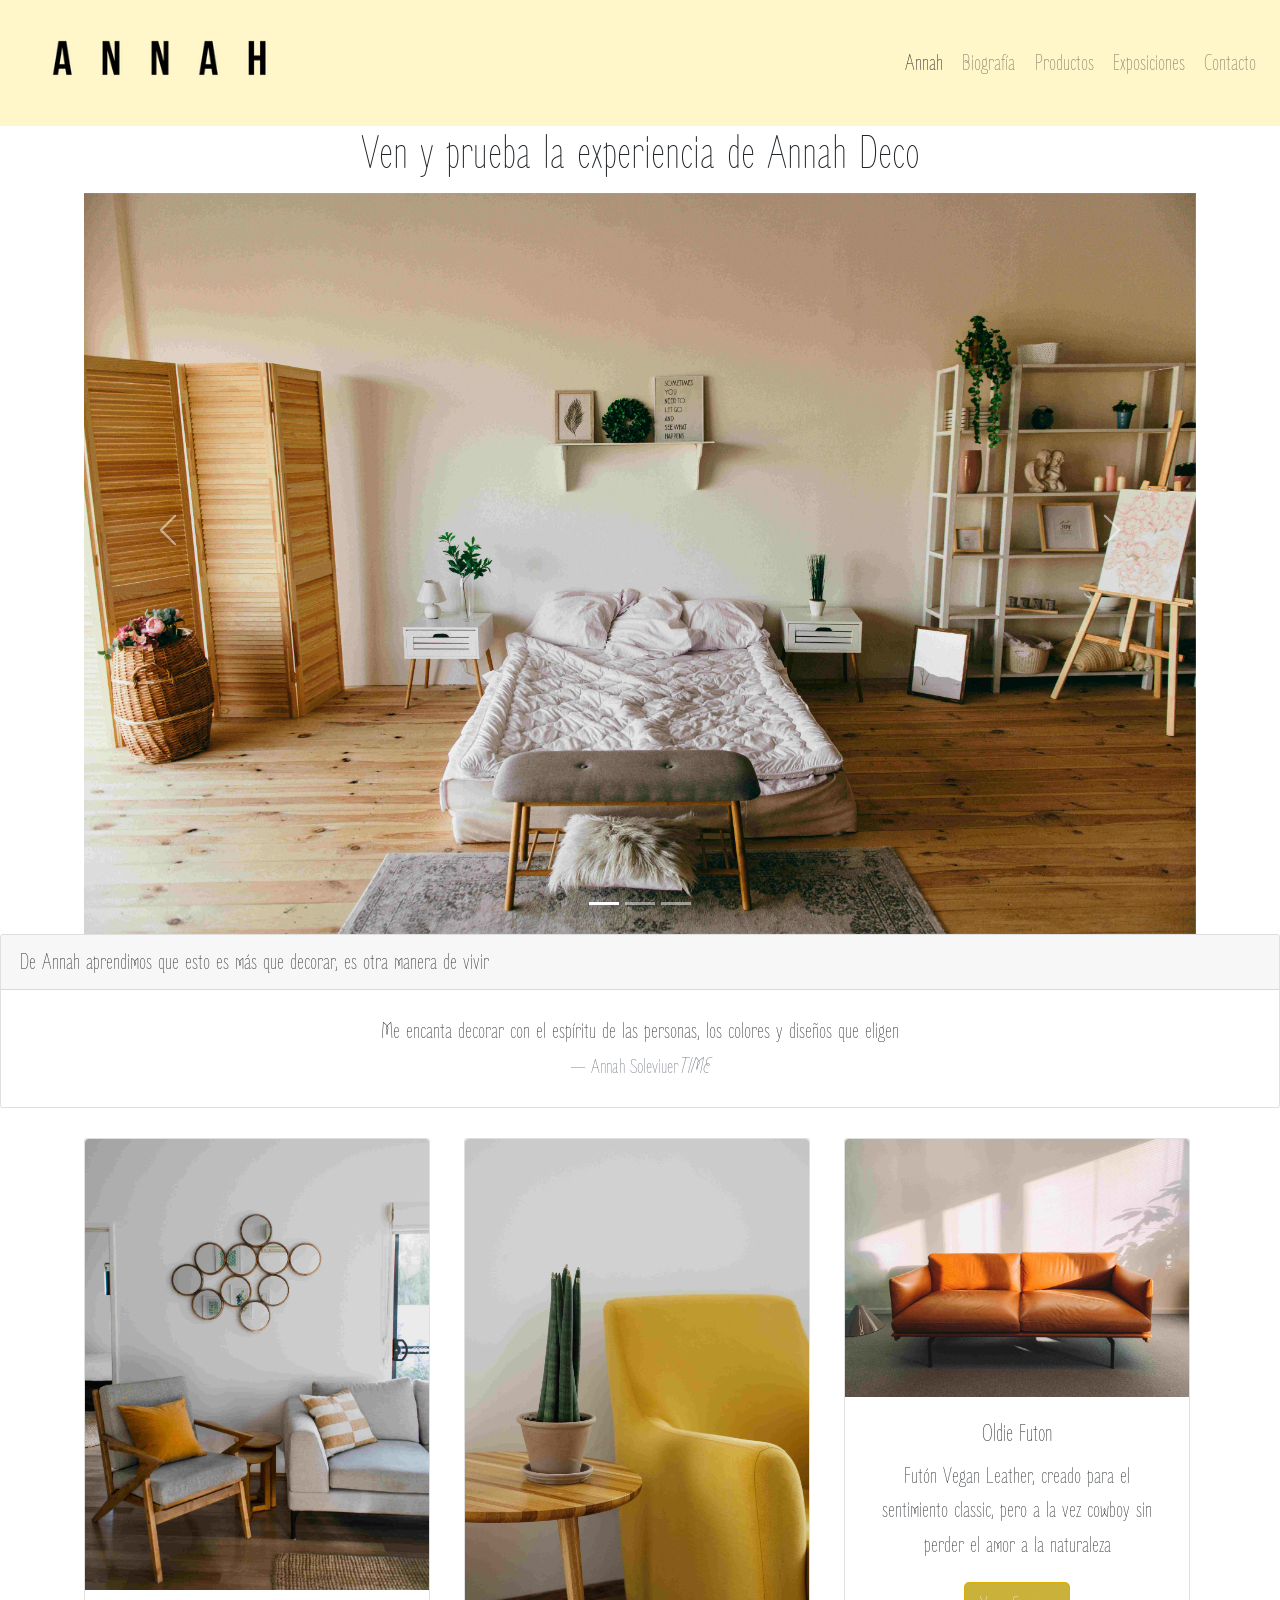
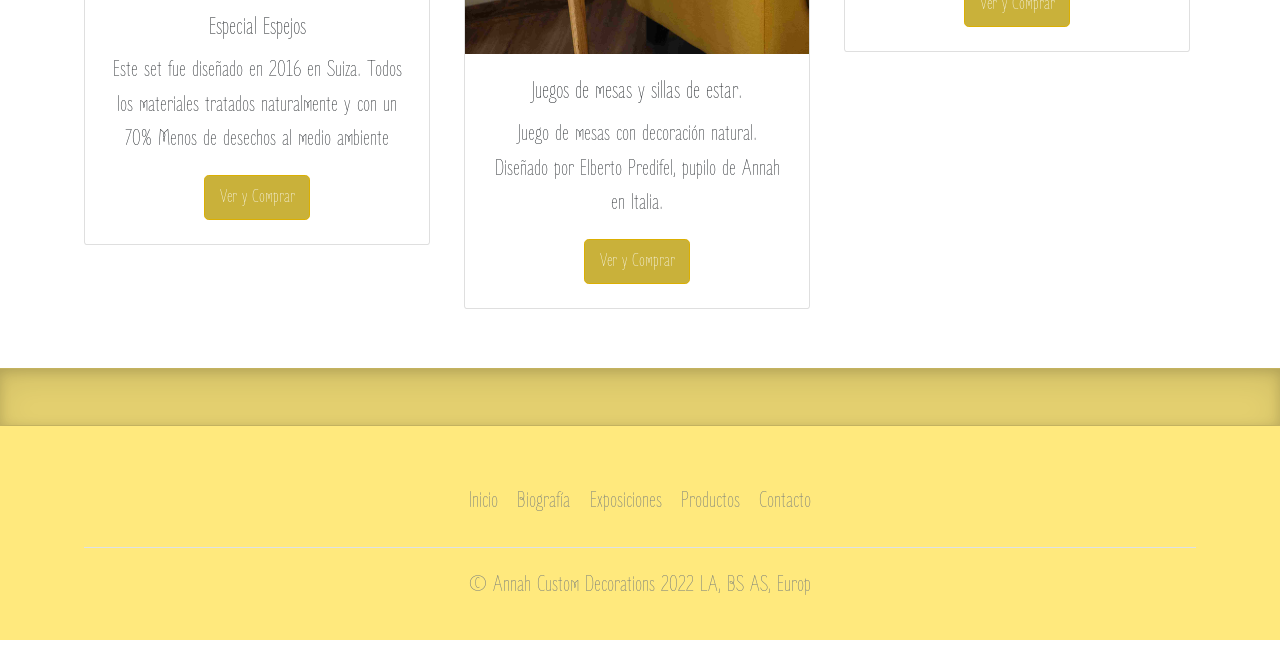
<file: index.html>
<html lang="en">
<head>
    <meta charset="UTF-8">
    <meta http-equiv="X-UA-Compatible" content="IE=edge">
    <meta name="keywords" content="Decoracion, Muebles, Hogar, Sillon, Annah Strodel">
    <link rel="shortcut icon" href="/assets/logos y favicon/favicon.png" type="image/x-icon">
    <meta name="viewport" content="width=device-width, initial-scale=1.0">
    <meta name="description" content=" Annah Decoraciones es la tienda oficial donde adquirir productos de diseño y ademas decoraciones armadas por ella para las casas de los clientes">
    <link rel="preconnect" href="https://fonts.googleapis.com">
    <link rel="preconnect" href="https://fonts.gstatic.com" crossorigin>
    <link href="https://fonts.googleapis.com/css2?family=Zen+Loop&display=swap" rel="stylesheet"> 
    <link rel="stylesheet" href="/bootstrap-5.1.3-dist/css/bootstrap.css">
    <link rel="stylesheet" href="/estilos.css">
    <link rel="icon" href="/assets/logos y favicon/favicon.ico">
    <title>Annah decoraciones de interiores</title>
</head>
<body>
    <header>
    <nav class="navbar navbar-expand-lg navbar-light" style="background-color: #fff6c9;">
        <div class="container-fluid">
          <a class="navbar-brand" href="#"><img src="/assets/logos y favicon/ANNAH Color.png" class="img-fluid" alt="Logo de Annah, en mayuscula."></a>
          <button class="navbar-toggler" type="button" data-bs-toggle="collapse" data-bs-target="#navbarSupportedContent" aria-controls="navbarSupportedContent" aria-expanded="false" aria-label="Toggle navigation">
            <span class="navbar-toggler-icon"></span>
          </button>
          <div class="collapse navbar-collapse" id="navbarSupportedContent">
            <ul class="navbar-nav me-auto mb-2 mb-lg-0">
              <li class="nav-item">
                <a class="nav-link active" aria-current="page" href="index.html">Annah</a>
              </li>
              <li class="nav-item">
                <a class="nav-link" href="/secciones/biografia.html"">Biografía</a>
              </li>
              <li class="nav-item">
                <a class="nav-link" href="/secciones/productos.html">Productos</a>
              </li>
              <li class="nav-item">
                <a class="nav-link" href="secciones/exposiciones.html">Exposiciones</a>
              </li>
              <li class="nav-item">
                <a class="nav-link" href="secciones/contacto.html">Contacto</a>
              </li>
            </ul>
          </div>
        </div>
      </nav>
      </header>
      <section id="carrousel"> 
      <div class="container">
        <div class="row ">
          <div class="col">
            <div id="carouselExampleIndicators" class="carousel slide" data-bs-ride="carousel" >
              <h1 class="titulo">Ven y prueba la experiencia de Annah Deco</h1>
                <div class="carousel-indicators">
                  <button type="button" data-bs-target="#carouselExampleIndicators" data-bs-slide-to="0" class="active" aria-current="true" aria-label="Slide 1"></button>
                  <button type="button" data-bs-target="#carouselExampleIndicators" data-bs-slide-to="1" aria-label="Slide 2"></button>
                  <button type="button" data-bs-target="#carouselExampleIndicators" data-bs-slide-to="2" aria-label="Slide 3"></button>
                </div>
                <div class="carousel-inner">
                  <div class="carousel-item active">
                    <img src="/assets/Carrusel/camaCoreana.jpg" class="d-block w-100" alt="Cama estilo coreana" >
                  </div>
                  <div class="carousel-item">
                    <img src="assets/Carrusel/estanteriaModerna.jpg" class="d-block w-100" height="90%" width="70%"
                    alt="estanteria blanca alta ">
                  </div>
                  <div class="carousel-item">
                    <img src="/assets/Carrusel/sillasYmesa.jpg" class="d-block w-100" alt="una silla y mesa">
                  </div>
                </div>
                <button class="carousel-control-prev" type="button" data-bs-target="#carouselExampleIndicators" data-bs-slide="prev">
                  <span class="carousel-control-prev-icon" aria-hidden="true"></span>
                  <span class="visually-hidden">Previous</span>
                </button>
                <button class="carousel-control-next" type="button" data-bs-target="#carouselExampleIndicators" data-bs-slide="next">
                  <span class="carousel-control-next-icon" aria-hidden="true"></span>
                  <span class="visually-hidden">Siguiente</span>
                </button>
              </div>
          </div>
        </div>
      </section>
</section>
<main> 
    <div class="card">
        <div class="card-header">
          De Annah aprendimos que esto es más que decorar, es otra manera de vivir
        </div>
        <div class="card-body">
          <blockquote class="blockquote mb-0">
            <p>Me encanta decorar con el espíritu de las personas, los colores y diseños que eligen</p>
            <footer class="blockquote-footer">Annah Soleviuer<cite title="Source Title">TIME</cite></footer>
          </blockquote>
        </div>
      </div>
<h1 class="espacio"></h1>
      <div class="container">
        <div class="row">
          <div class="col">
            <div class="card" style="width: 18rem;">
                <img src="assets/Galerias/verticales/espejosRedondos.jpg" class="card-img-top" alt="Espejos redondos pequeños de pared">
                <div class="card-body">
                  <h5 class="card-title">Especial Espejos</h5>
                  <p class="card-text">Este set fue diseñado en 2016 en Suiza. Todos los materiales tratados naturalmente y con un 70% Menos de desechos al medio ambiente </p>
                  <a href="secciones/productos.html" class="btn btn-primary">Ver y Comprar</a>
                </div>
              </div>
          </div>
          <div class="col">
            <div class="card" style="width: 18rem;">
                <img src="assets/Galerias/verticales/mesaCactusSillonyellow.jpg" class="card-img-top" alt="Mesas con maceta y cactus  y una silla suave con respando de madera">
                <div class="card-body">
                  <h5 class="card-title">Juegos de mesas y sillas de estar.</h5>
                  <p class="card-text">Juego de mesas con decoración natural. Diseñado por Elberto Predifel, pupilo de Annah en Italia.</p>
                  <a href="/secciones/productos.html" class="btn btn-primary">Ver y Comprar</a>
                </div>
              </div>
          </div>
          <div class="col">
            <div class="card" style="width: 18rem;">
                <img src="assets/Galerias/futonCuero.jpg" class="card-img-top" alt="Futon de Cuero tipo antiguo">
                <div class="card-body">
                  <h5 class="card-title">Oldie Futon</h5>
                  <p class="card-text">Futón Vegan Leather, creado para el sentimiento classic, pero a la vez cowboy sin perder el amor a la naturaleza</p>
                  <a href="/secciones/productos.html" class="btn btn-primary">Ver y Comprar</a>
                </div>
              </div>
          </div>
        </div>
      </div>
</main>
<h1 class="espacio"></h1>
<h1 class="espacio"></h1>
<div id="footer-estilo">
<div class="b-example-divider"></div>
<div id="footer-color" class="container" >
  <footer class="py-3 my-4">
    <ul class="nav justify-content-center border-bottom pb-3 mb-3 ">
      <li class="nav-item"><a href="index.html" class="nav-link px-2 text-muted">Inicio</a></li>
      <li class="nav-item"><a href="/secciones/biografia.html" class="nav-link px-2 text-muted">Biografía</a></li>
      <li class="nav-item"><a href="secciones/exposiciones.html" class="nav-link px-2 text-muted">Exposiciones</a></li>
      <li class="nav-item"><a href="secciones/productos.html" class="nav-link px-2 text-muted">Productos</a></li>
      <li class="nav-item"><a href="secciones/contacto.html" class="nav-link px-2 text-muted">Contacto</a></li>
    </ul>
    <p class="text-center text-muted">&copy; Annah Custom Decorations 2022 LA, BS AS, Europ </p>
  </footer>
</div>
</div>
      <script src="/bootstrap-5.1.3-dist/js/bootstrap.js"></script>
</body>
</html>
</file>
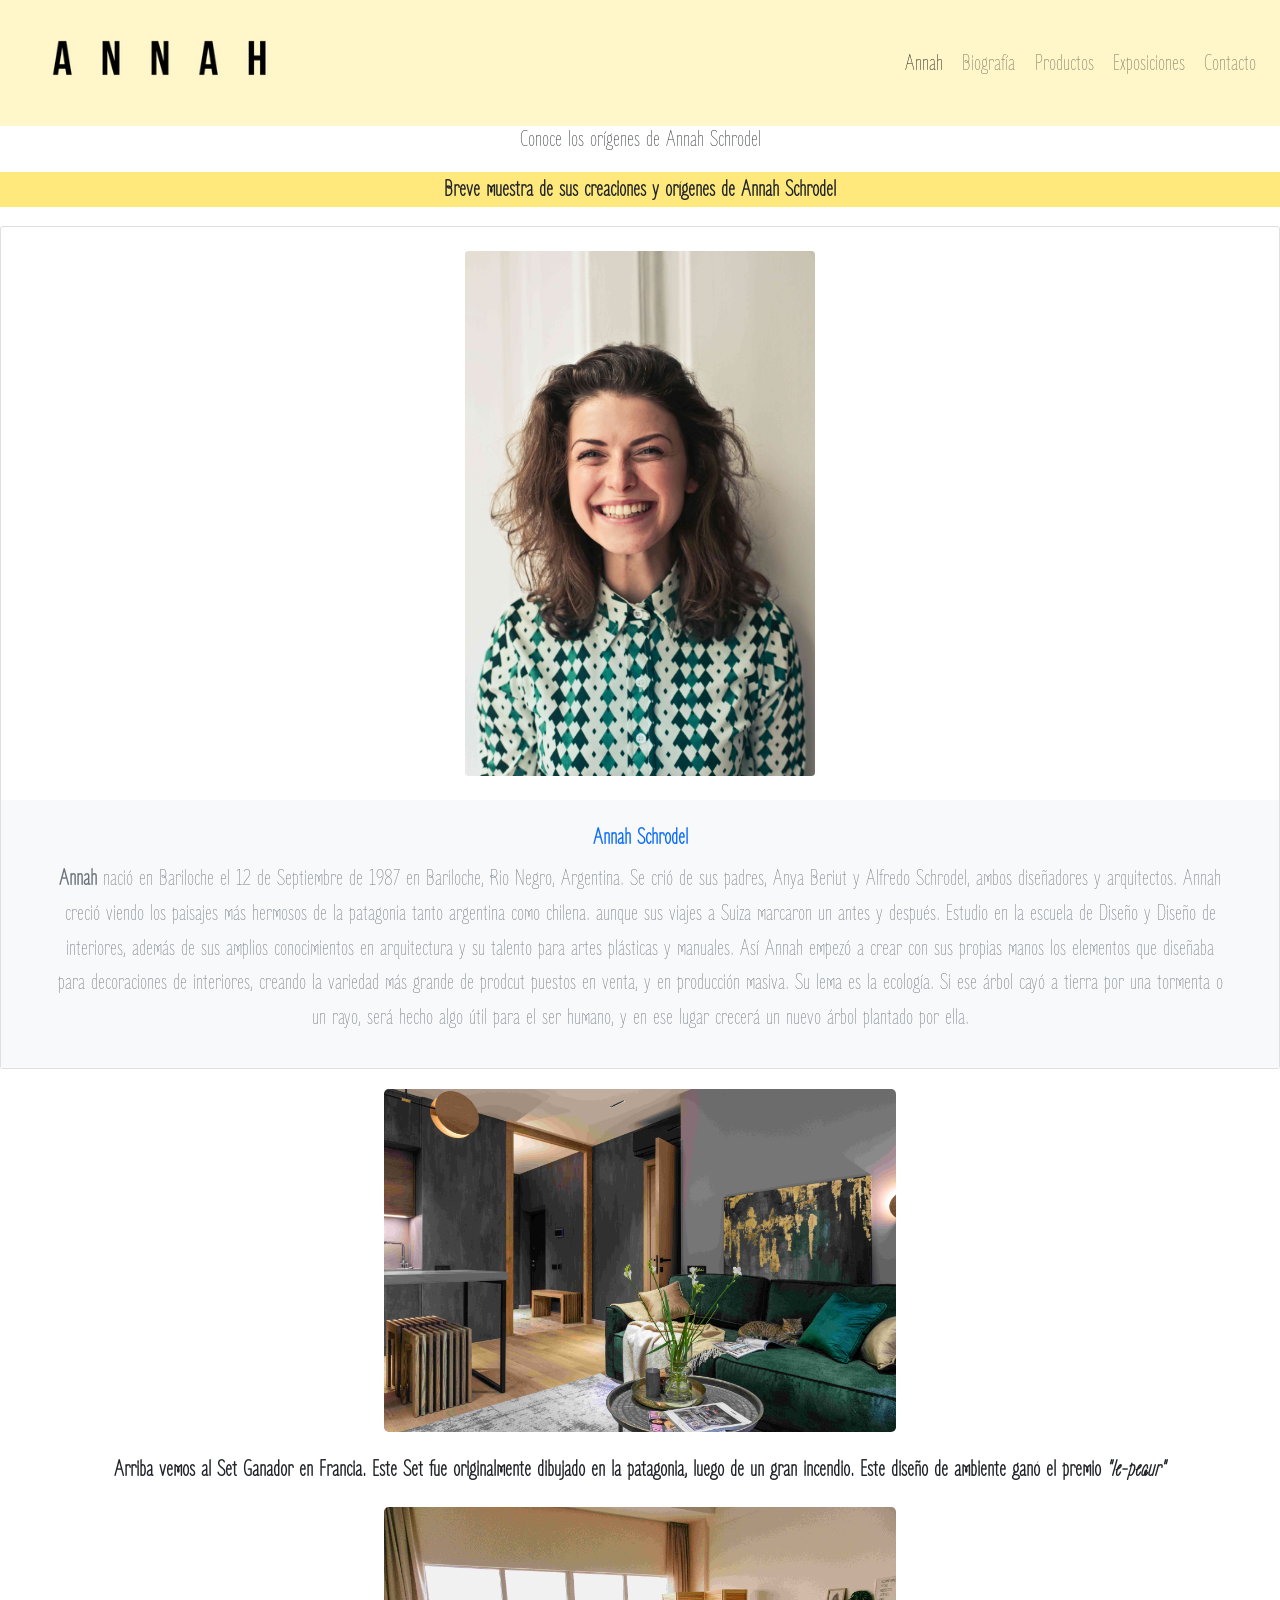
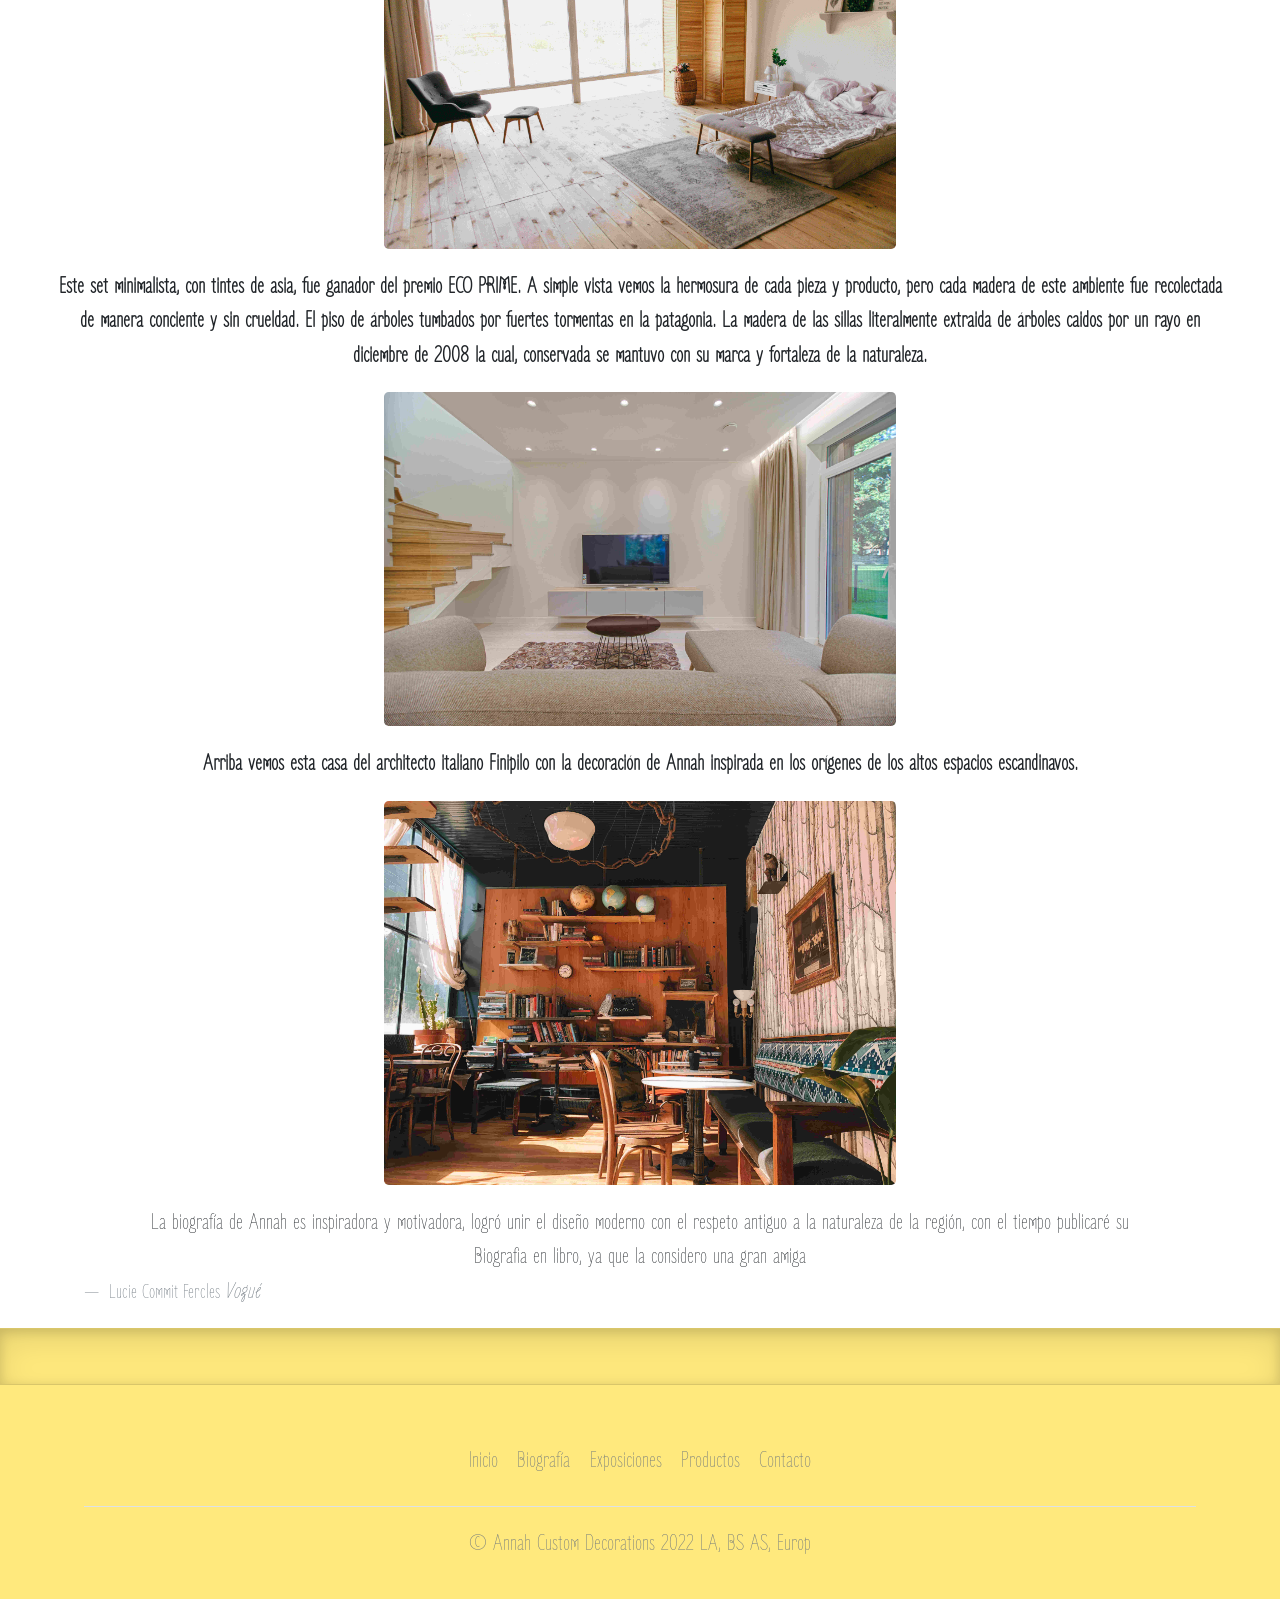
<file: secciones/biografia.html>
<html lang="en">
<head>
    <meta charset="UTF-8">
    <meta http-equiv="X-UA-Compatible" content="IE=edge">
    <meta name="keywords" content="Decoracion, Vida Exitosa, Hogar, Biografía, Annah Strodel, Muebles.">
    <meta name="viewport" content="width=device-width, initial-scale=1.0">
    <meta name="description" content=" Annah Schrodel y su vida, detalles interesantes y motivadores.">
    <link rel="preconnect" href="https://fonts.googleapis.com">
    <link rel="preconnect" href="https://fonts.gstatic.com" crossorigin>
    <link href="https://fonts.googleapis.com/css2?family=Zen+Loop&display=swap" rel="stylesheet"> 
    <link rel="stylesheet" href="/bootstrap-5.1.3-dist/css/bootstrap.css">
    <link rel="stylesheet" href="/estilos.css">
    <link rel="stylesheet" href="/alt_estilo.css/bio_estilo.css"> 
    <link rel="icon" href="/assets/logos y favicon/favicon.ico">
    <title>Conoce un poco a  Annah Strodel</title>
</head>
<body>
  <header>
    <nav class="navbar navbar-expand-lg navbar-light" style="background-color: #fff6c9;">
        <div class="container-fluid">
          <a class="navbar-brand" href="#"><img src="/assets/logos y favicon/ANNAH Color.png" class="img-fluid" alt="Logo de Annah, en mayuscula."></a>
          <button class="navbar-toggler" type="button" data-bs-toggle="collapse" data-bs-target="#navbarSupportedContent" aria-controls="navbarSupportedContent" aria-expanded="false" aria-label="Toggle navigation">
            <span class="navbar-toggler-icon"></span>
          </button>
          <div class="collapse navbar-collapse" id="navbarSupportedContent">
            <ul class="navbar-nav me-auto mb-2 mb-lg-0">
              <li class="nav-item">
                <a class="nav-link active" aria-current="page" href="/index.html">Annah</a>
              </li>
              <li class="nav-item">
                <a class="nav-link" href="biografia.html"">Biografía</a>
              </li>
              <li class="nav-item">
                <a class="nav-link" href="productos.html">Productos</a>
              </li>
              <li class="nav-item">
                <a class="nav-link" href="exposiciones.html">Exposiciones</a>
              </li>
              <li class="nav-item">
                <a class="nav-link" href="contacto.html">Contacto</a>
              </li>
            </ul>
          </div>
        </div>
      </nav>
      </header>
<!--Zona Texto-->
<div>
  <h1>
    <p class="text-center">Conoce los orígenes de Annah Schrodel</p></h1>
<div id="footer-estilo">
<p class="text-center"> <strong>Breve muestra de sus creaciones y orígenes de Annah Schrodel</strong></p>
</div>
<section id="annah_bio">
<div class="card">
  <div class="card-body">
      <div class="card-img-actions"> <img src="/assets/Galerias/verticales/pexels-andrea-piacquadio-774909.jpg" class="card-img img-fluid" width="96" height="350" alt="Estanteria con espacio para television, plantas, libros."> </div>
  </div>
  <div class="card-body bg-light text-center">
      <div class="mb-2">
          <h6 class="font-weight-semibold mb-2"> <a href="#" class="text-default mb-2" data-abc="true"><strong> Annah Schrodel</strong></a> </h6> <a href="#" class="text-muted" data-abc="true"><strong> Annah </strong> nació en Bariloche el 12 de Septiembre de 1987 en Bariloche, Rio Negro, Argentina.
            Se crió de sus padres, Anya Beriut y Alfredo Schrodel, ambos diseñadores y arquitectos.
            Annah creció viendo los paisajes más hermosos de la patagonia tanto argentina como chilena.
        aunque sus viajes a Suiza marcaron un antes y después. Estudio en la escuela de Diseño y Diseño de interiores, además de sus amplios conocimientos en arquitectura y su talento para artes plásticas y manuales. Así Annah empezó a crear con sus propias manos los elementos que diseñaba para decoraciones de interiores, creando la variedad más grande de prodcut puestos en venta, y en producción masiva.
        Su lema es la ecología. Si ese árbol cayó a tierra por una tormenta o un rayo, será hecho algo útil para el ser humano, y en ese lugar crecerá un nuevo árbol plantado por ella.
          </a>
      </div>
  </div>
</div>
</section>
<section>
  <img src="/assets/Galerias/moderna blue green gold silla ratonera mesa.jpg" class="img-fluid rounded mx-auto d-block mx-auto" alt="Juego de muebles de textura suave terciopelo y marcos de madera, cuadro dorado" height="60%" width="40%">
  <p class="text-center"><strong>  Arriba vemos al Set Ganador en Francia. Este Set fue originalmente dibujado en la patagonia, luego de un gran incendio. Este diseño de ambiente ganó el premio <em>"le-peaur"</em></strong></p>
</section>
<section>
  <img src="/assets/Galerias/cama minimalista coreana.jpg" class="img-fluid rounded mx-auto d-block mx-auto" alt="Silla y mesa de Annah" height="90%" width="40%">
  <p class="text-center"> <strong>Este set minimalista, con tintes de asia, fue ganador del premio ECO PRIME.
    A simple vista vemos la hermosura de cada pieza y producto, pero cada madera de este ambiente fue recolectada de manera conciente y sin crueldad. El piso de árboles tumbados por fuertes tormentas en la patagonia. La madera de las sillas literalmente extraida de árboles caidos por un rayo en diciembre de 2008 la cual, conservada se mantuvo con su marca y fortaleza de la naturaleza.</strong> </p>
</section>
<section>
  <img src="/assets/Galerias/mesa sillon tv lujoso.jpg" class="img-fluid rounded mx-auto d-block mx-auto" alt="Espacio amplio nórdico, sofa, tv, cortinas blancas y escaleras de madera anchas." height="90%" width="40%">
  <p class="text-center"> <strong> Arriba vemos esta casa del architecto italiano Finipilo con la decoración de Annah inspirada en los orígenes de los altos espacios escandinavos.</strong> </p>
</section>
<section>
  <img src="/assets/Galerias/living bar full deco.jpg" class="img-fluid rounded mx-auto d-block mx-auto" alt="Silla y mesa de Annah" height="90%" width="40%">
  <div class="container">
    <figure>
    <blockquote class="blockquote">
      <p class="text-center">La biografía de Annah es inspiradora y motivadora, logró unir el diseño moderno con el respeto antiguo a la naturaleza de la región, con el tiempo publicaré su Biografia en libro, ya que la considero una gran amiga</p>
    </blockquote>
    <figcaption class="blockquote-footer">
      Lucie Commit Fercles <cite title="Source Title"> Vogué</cite>
    </figcaption>
  </figure>
</div>
</section>
<div id="footer_color">
      <div class="b-example-divider"></div>
      <div id="footer-color" class="container" >
        <footer class="py-3 my-4">
          <ul class="nav justify-content-center border-bottom pb-3 mb-3 ">
            <li class="nav-item"><a href="/index.html" class="nav-link px-2 text-muted">Inicio</a></li>
            <li class="nav-item"><a href="biografia.html" class="nav-link px-2 text-muted">Biografía</a></li>
            <li class="nav-item"><a href="exposiciones.html" class="nav-link px-2 text-muted">Exposiciones</a></li>
            <li class="nav-item"><a href="/secciones/productos.html" class="nav-link px-2 text-muted">Productos</a></li>
            <li class="nav-item"><a href="/secciones/contacto.html" class="nav-link px-2 text-muted">Contacto</a></li>
          </ul>
          <p class="text-center text-muted">&copy; Annah Custom Decorations 2022 LA, BS AS, Europ </p>
        </footer>
      </div>
  </div>
<script src="/bootstrap-5.1.3-dist/js/bootstrap.js"></script>
</body>
</html>
</file>
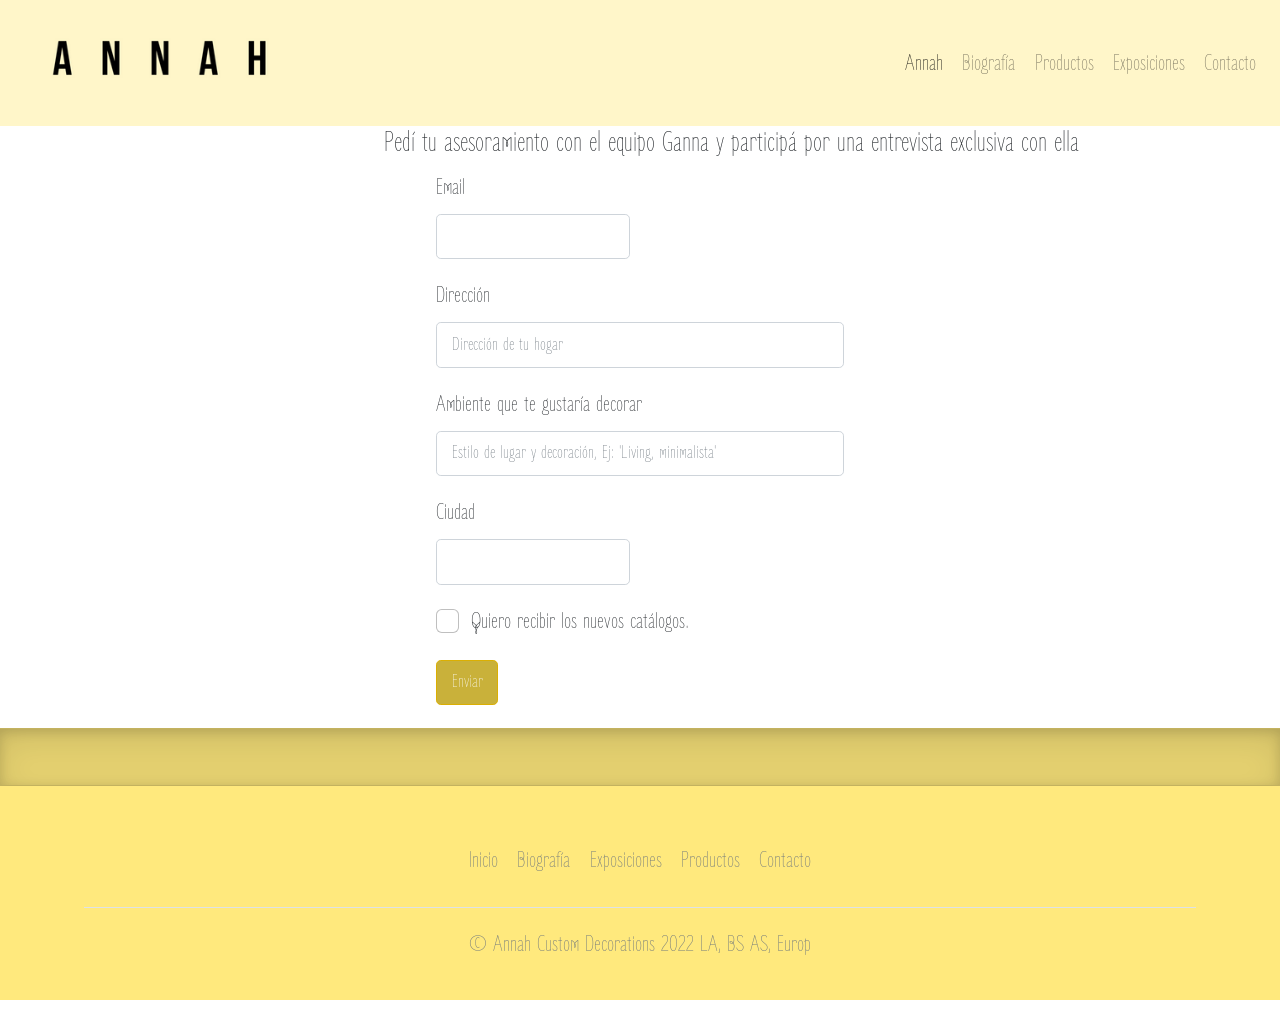
<file: secciones/contacto.html>
<html lang="en">
<head>
    <meta charset="UTF-8">
    <meta http-equiv="X-UA-Compatible" content="IE=edge">
    <meta name="viewport" content="width=device-width, initial-scale=1.0">
    <meta name="keywords" content="Decoracion, Mail, Hogar, Entrevista, Annah Strodel">
    <meta name="description" content=" Annah Strodel y su vida, detalles interesantes y motivadores.">
    <link rel="preconnect" href="https://fonts.googleapis.com">
    <link rel="preconnect" href="https://fonts.gstatic.com" crossorigin>
    <link href="https://fonts.googleapis.com/css2?family=Zen+Loop&display=swap" rel="stylesheet"> 
    <link rel="stylesheet" href="/bootstrap-5.1.3-dist/css/bootstrap.css">
    <link rel="stylesheet" href="/estilos.css">
    <link rel="icon" href="/assets/logos y favicon/favicon.ico">
    <title>Contacto para hablar con Annah</title>
</head>
<body>
  <header>
    <nav class="navbar navbar-expand-lg navbar-light" style="background-color: #fff6c9;">
        <div class="container-fluid">
          <a class="navbar-brand" href="#"><img src="/assets/logos y favicon/ANNAH Color.png" class="img-fluid" alt="Logo de Annah, en mayuscula."></a>
          <button class="navbar-toggler" type="button" data-bs-toggle="collapse" data-bs-target="#navbarSupportedContent" aria-controls="navbarSupportedContent" aria-expanded="false" aria-label="Toggle navigation">
            <span class="navbar-toggler-icon"></span>
          </button>
          <div class="collapse navbar-collapse" id="navbarSupportedContent">
            <ul class="navbar-nav me-auto mb-2 mb-lg-0">
              <li class="nav-item">
                <a class="nav-link active" aria-current="page" href="/index.html">Annah</a>
              </li>
              <li class="nav-item">
                <a class="nav-link" href="biografia.html"">Biografía</a>
              </li>
              <li class="nav-item">
                <a class="nav-link" href="productos.html">Productos</a>
              </li>
              <li class="nav-item">
                <a class="nav-link" href="exposiciones.html">Exposiciones</a>
              </li>
              <li class="nav-item">
                <a class="nav-link" href="contacto.html">Contacto</a>
              </li>
            </ul>
          </div>
        </div>
      </nav>
      </header>
<!--  FORMULARIO--> 
<div class="row align-items-center">
  <span class="align-middle"> <h4>Pedí tu asesoramiento con el equipo Ganna y participá por una entrevista exclusiva con ella</h4></span>
    <div class="col">
    </div>
    <div class="col">
        <form class="row g-3">
            <div class="col-md-6">
              <label for="inputEmail4" class="form-label">Email</label>
              <input type="email" class="form-control" id="inputEmail4">
            </div>
            <div class="col-md-6">
            </div>
            <div class="col-12">
              <label for="inputAddress" class="form-label">Dirección</label>
              <input type="text" class="form-control" id="inputAddress" placeholder="Dirección de tu hogar">
            </div>
            <div class="col-12">
              <label for="inputAddress2" class="form-label">Ambiente que te gustaría decorar</label>
              <input type="text" class="form-control" id="inputAddress2" placeholder="Estilo de lugar y decoración, Ej: 'Living, minimalista'">
            </div>
            <div class="col-md-6">
              <label for="inputCity" class="form-label">Ciudad</label>
              <input type="text" class="form-control" id="inputCity">
            </div>
            <div class="col-12">
              <div class="form-check">
                <input class="form-check-input" type="checkbox" id="gridCheck">
                <label class="form-check-label" for="gridCheck">
                  Quiero recibir los nuevos catálogos.
                </label>
              </div>
            </div>
            <div class="col-12">
              <button type="submit" class="btn btn-primary">Enviar</button>
            </div>
          </form>
    </div>
    <div class="col">  
    </div>
  </div>
  </div>
  <!--  Footer-->
<div id="footer-estilo">
    <div class="b-example-divider"></div>
    <div id="footer-color" class="container" >
      <footer class="py-3 my-4">
        <ul class="nav justify-content-center border-bottom pb-3 mb-3 ">
          <li class="nav-item"><a href="/index.html" class="nav-link px-2 text-muted">Inicio</a></li>
          <li class="nav-item"><a href="biografia.html" class="nav-link px-2 text-muted">Biografía</a></li>
          <li class="nav-item"><a href="exposiciones.html" class="nav-link px-2 text-muted">Exposiciones</a></li>
          <li class="nav-item"><a href="productos.html" class="nav-link px-2 text-muted">Productos</a></li>
          <li class="nav-item"><a href="contacto.html" class="nav-link px-2 text-muted">Contacto</a></li>
        </ul>
        <p class="text-center text-muted">&copy; Annah Custom Decorations 2022 LA, BS AS, Europ </p>
      </footer>
      <script src="/bootstrap-5.1.3-dist/js/bootstrap.js"></script>
</body>
</html>
</file>
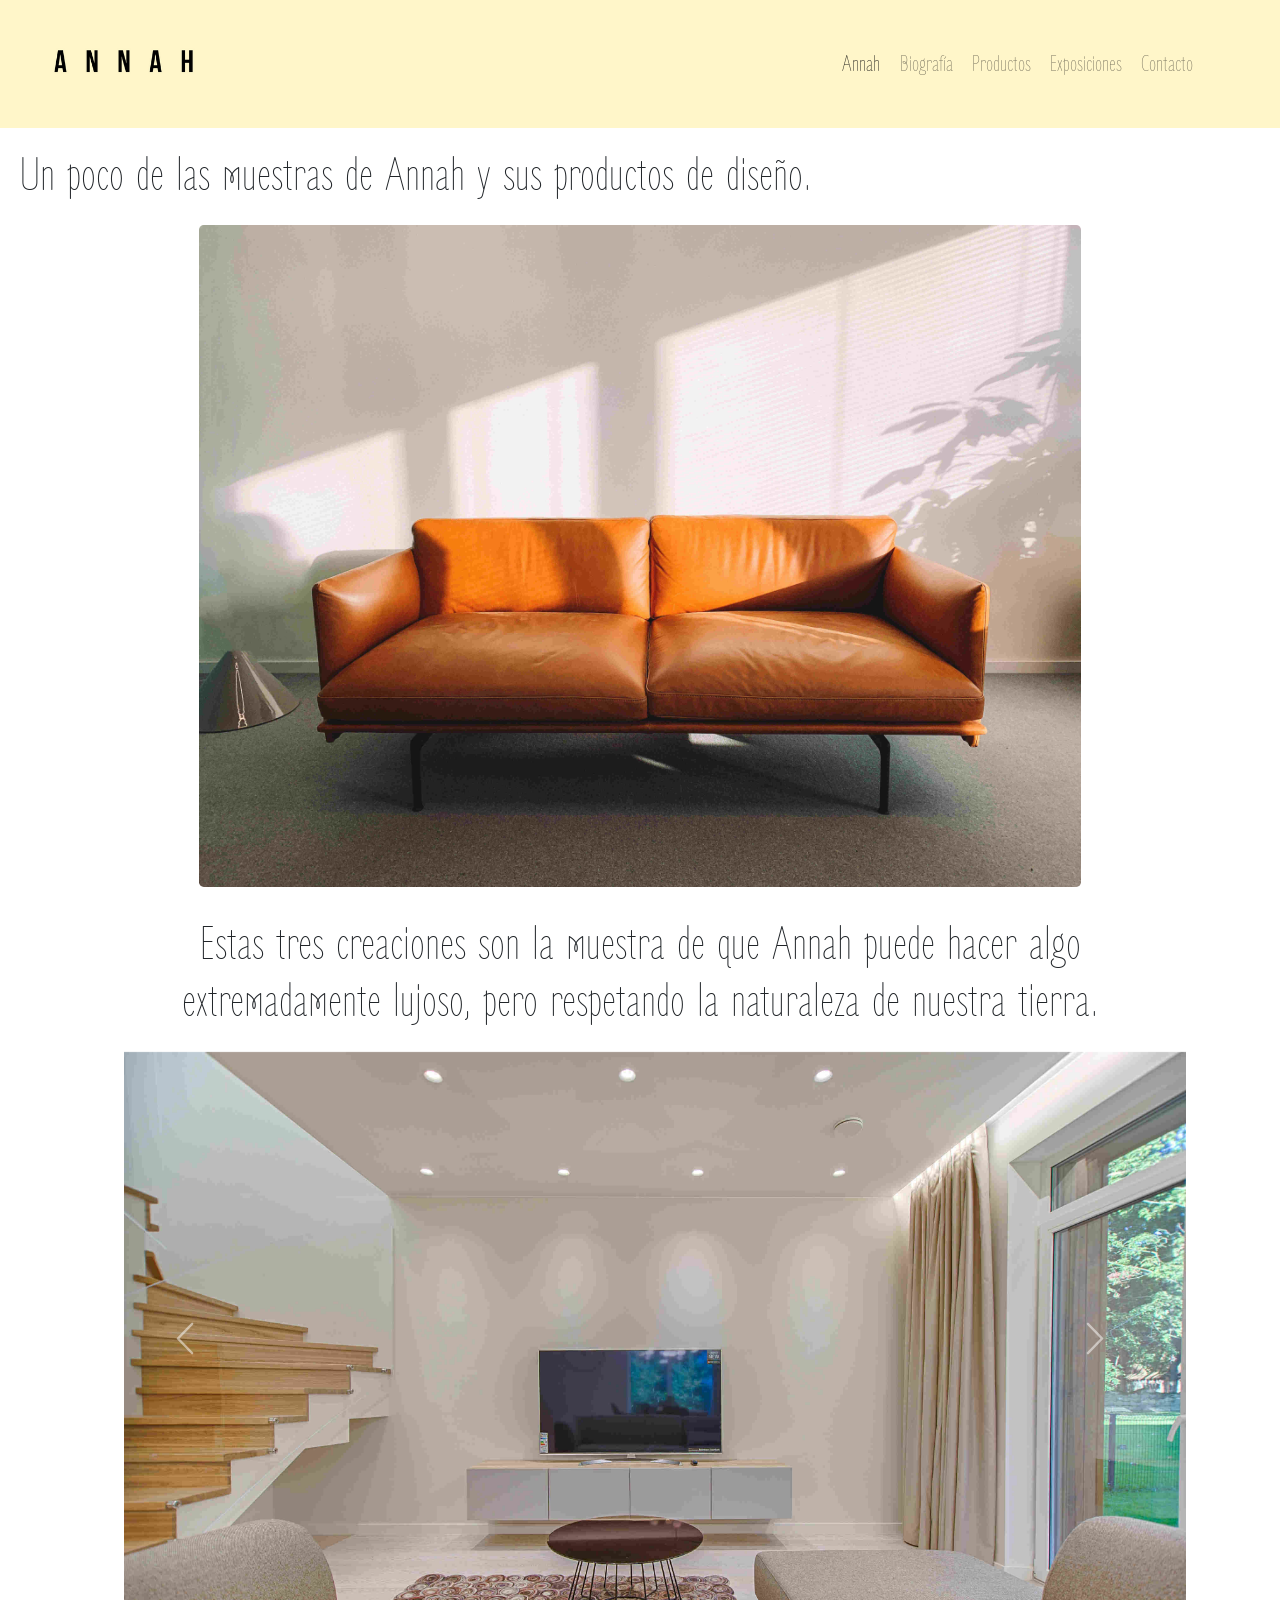
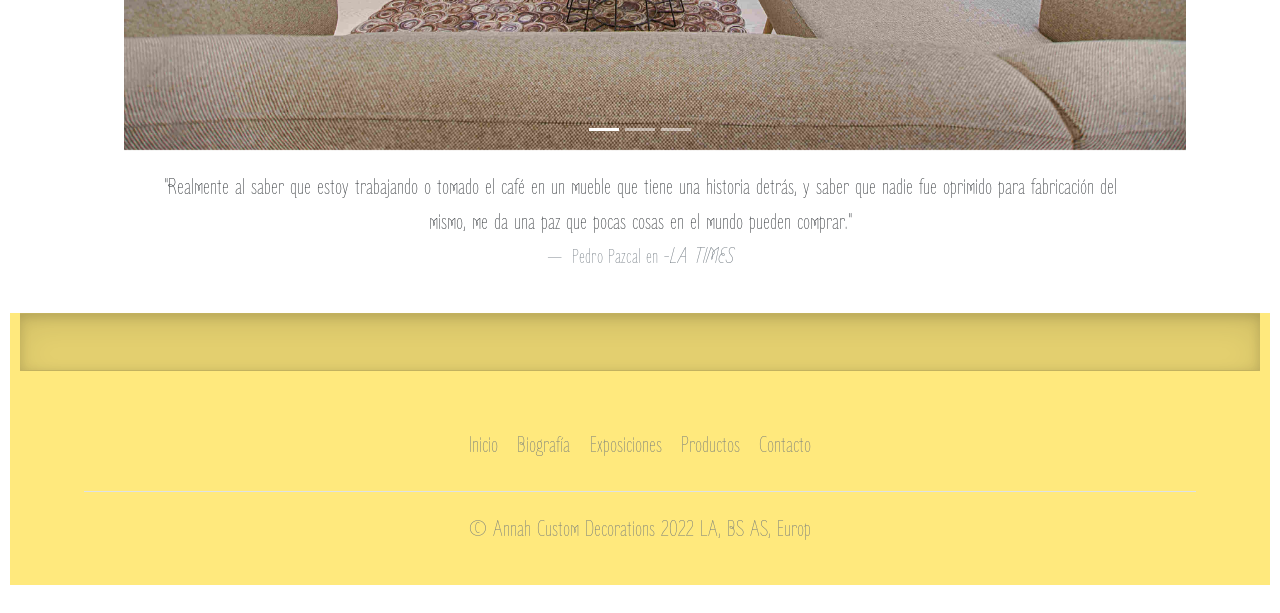
<file: secciones/exposiciones.html>
<html lang="en">
<head>
    <meta charset="UTF-8">
    <meta http-equiv="X-UA-Compatible" content="IE=edge">
    <meta name="keywords" content="Decoracion, Muebles, Praga, Exposicion, Fama">
    <meta name="viewport" content="width=device-width, initial-scale=1.0">
    <meta name="description" content=" Annah Decoraciones en las exposiciones de PRAGA">
    <link rel="preconnect" href="https://fonts.googleapis.com">
    <link rel="preconnect" href="https://fonts.gstatic.com" crossorigin>
    <link href="https://fonts.googleapis.com/css2?family=Zen+Loop&display=swap" rel="stylesheet"> 
    <link rel="stylesheet" href="/bootstrap-5.1.3-dist/css/bootstrap.css">
    <link rel="stylesheet" href="/estilos.css">
    <link rel="stylesheet" href="/estilos con Sass/css_llegada/llegadacss.css">
    <link rel="icon" href="/assets/logos y favicon/favicon.ico">
    <title>Exposiciones de Annah Strodel</title>
</head>
<body>
  <main>
<header>
    <nav class="navbar navbar-expand-lg navbar-light" style="background-color: #fff6c9;">
        <div class="container-fluid">
          <a class="navbar-brand" href="#"><img src="/assets/logos y favicon/ANNAH Color.png" class="img-fluid" alt="Logo de Annah, en mayuscula."></a>
          <button class="navbar-toggler" type="button" data-bs-toggle="collapse" data-bs-target="#navbarSupportedContent" aria-controls="navbarSupportedContent" aria-expanded="false" aria-label="Toggle navigation">
            <span class="navbar-toggler-icon"></span>
          </button>
          <div class="collapse navbar-collapse" id="navbarSupportedContent">
            <ul class="navbar-nav me-auto mb-2 mb-lg-0">
              <li class="nav-item">
                <a class="nav-link active" aria-current="page" href="/index.html">Annah</a>
              </li>
              <li class="nav-item">
                <a class="nav-link" href="biografia.html"">Biografía</a>
              </li>
              <li class="nav-item">
                <a class="nav-link" href="productos.html">Productos</a>
              </li>
              <li class="nav-item">
                <a class="nav-link" href="exposiciones.html">Exposiciones</a>
              </li>
              <li class="nav-item">
                <a class="nav-link" href="contacto.html">Contacto</a>
              </li>
            </ul>
          </div>
        </div>
      </nav>
</header>
  <section id="carrousel">
    <div class="banner-principal">
      <div><p class="text-center"><h1>Un poco de las muestras de Annah y sus productos de diseño.</h1></p></div>
      <img src="/assets/Galerias/futonCuero.jpg" class="img-fluid rounded mx-auto d-block mx-auto" alt="Sillon de cuero vegano estilo antiguo de los años 80"width="70%" height="90%" > 
    </div>
    <div class="container">
      <div class="row ">
        <div class="col">
          <div id="carouselExampleIndicators" class="carousel slide" data-bs-ride="carousel" >
            <h1 class="titulo">Estas tres creaciones son la muestra de que Annah puede hacer algo extremadamente lujoso, pero respetando la naturaleza de nuestra tierra.</h1>
              <div class="carousel-indicators">
                <button type="button" data-bs-target="#carouselExampleIndicators" data-bs-slide-to="0" class="active" aria-current="true" aria-label="Slide 1"></button>
                <button type="button" data-bs-target="#carouselExampleIndicators" data-bs-slide-to="1" aria-label="Slide 2"></button>
                <button type="button" data-bs-target="#carouselExampleIndicators" data-bs-slide-to="2" aria-label="Slide 3"></button>
              </div>
              <div class="carousel-inner">
                <div class="carousel-item active">
                  <img src="/assets/Galerias/mesa sillon tv lujoso.jpg" class="d-block w-100" alt="Cama estilo coreana apoyada directamente en el suelo de madera." >
                </div>
                <div class="carousel-item">
                  <img src="/assets/Galerias/mesa para exteriores patagonia.jpg" class="d-block w-100" 
                  alt="estanteria blanca alta ">
                </div>
                <div class="carousel-item">
                  <img src="/assets/Galerias/moderna blue green gold silla ratonera mesa.jpg" class="d-block w-100" alt="una silla y mesa">
                </div>
              </div>
              <button class="carousel-control-prev" type="button" data-bs-target="#carouselExampleIndicators" data-bs-slide="prev">
                <span class="carousel-control-prev-icon" aria-hidden="true"></span>
                <span class="visually-hidden">Previous</span>
              </button>
              <button class="carousel-control-next" type="button" data-bs-target="#carouselExampleIndicators" data-bs-slide="next">
                <span class="carousel-control-next-icon" aria-hidden="true"></span>
                <span class="visually-hidden">Siguiente</span>
              </button>
            </div>
            <figure class="text-center">
              <blockquote class="blockquote">
                <p>"Realmente al saber que estoy trabajando o tomado el café en un mueble que tiene una historia detrás, y saber que nadie fue oprimido para fabricación del mismo, me da una paz que pocas cosas en el mundo pueden comprar."</p>
              </blockquote>
              <figcaption class="blockquote-footer">
                Pedro Pazcal en <cite title="Source Title">-LA TIMES</cite>
              </figcaption>
            </figure>
        </div>
      </div>
    </section>
  </main>
    <div id="footer-estilo">
      <div class="b-example-divider"></div>
      <div id="footer-color" class="container" >
        <footer class="py-3 my-4">
          <ul class="nav justify-content-center border-bottom pb-3 mb-3 ">
            <li class="nav-item"><a href="/index.html" class="nav-link px-2 text-muted">Inicio</a></li>
            <li class="nav-item"><a href="biografia.html" class="nav-link px-2 text-muted">Biografía</a></li>
            <li class="nav-item"><a href="exposiciones.html" class="nav-link px-2 text-muted">Exposiciones</a></li>
            <li class="nav-item"><a href="productos.html" class="nav-link px-2 text-muted">Productos</a></li>
            <li class="nav-item"><a href="contacto.html" class="nav-link px-2 text-muted">Contacto</a></li>
          </ul>
          <p class="text-center text-muted">&copy; Annah Custom Decorations 2022 LA, BS AS, Europ </p>
        </footer>
  </div>
    <script src="/bootstrap-5.1.3-dist/js/bootstrap.js"></script>
</body>
</html>
</file>
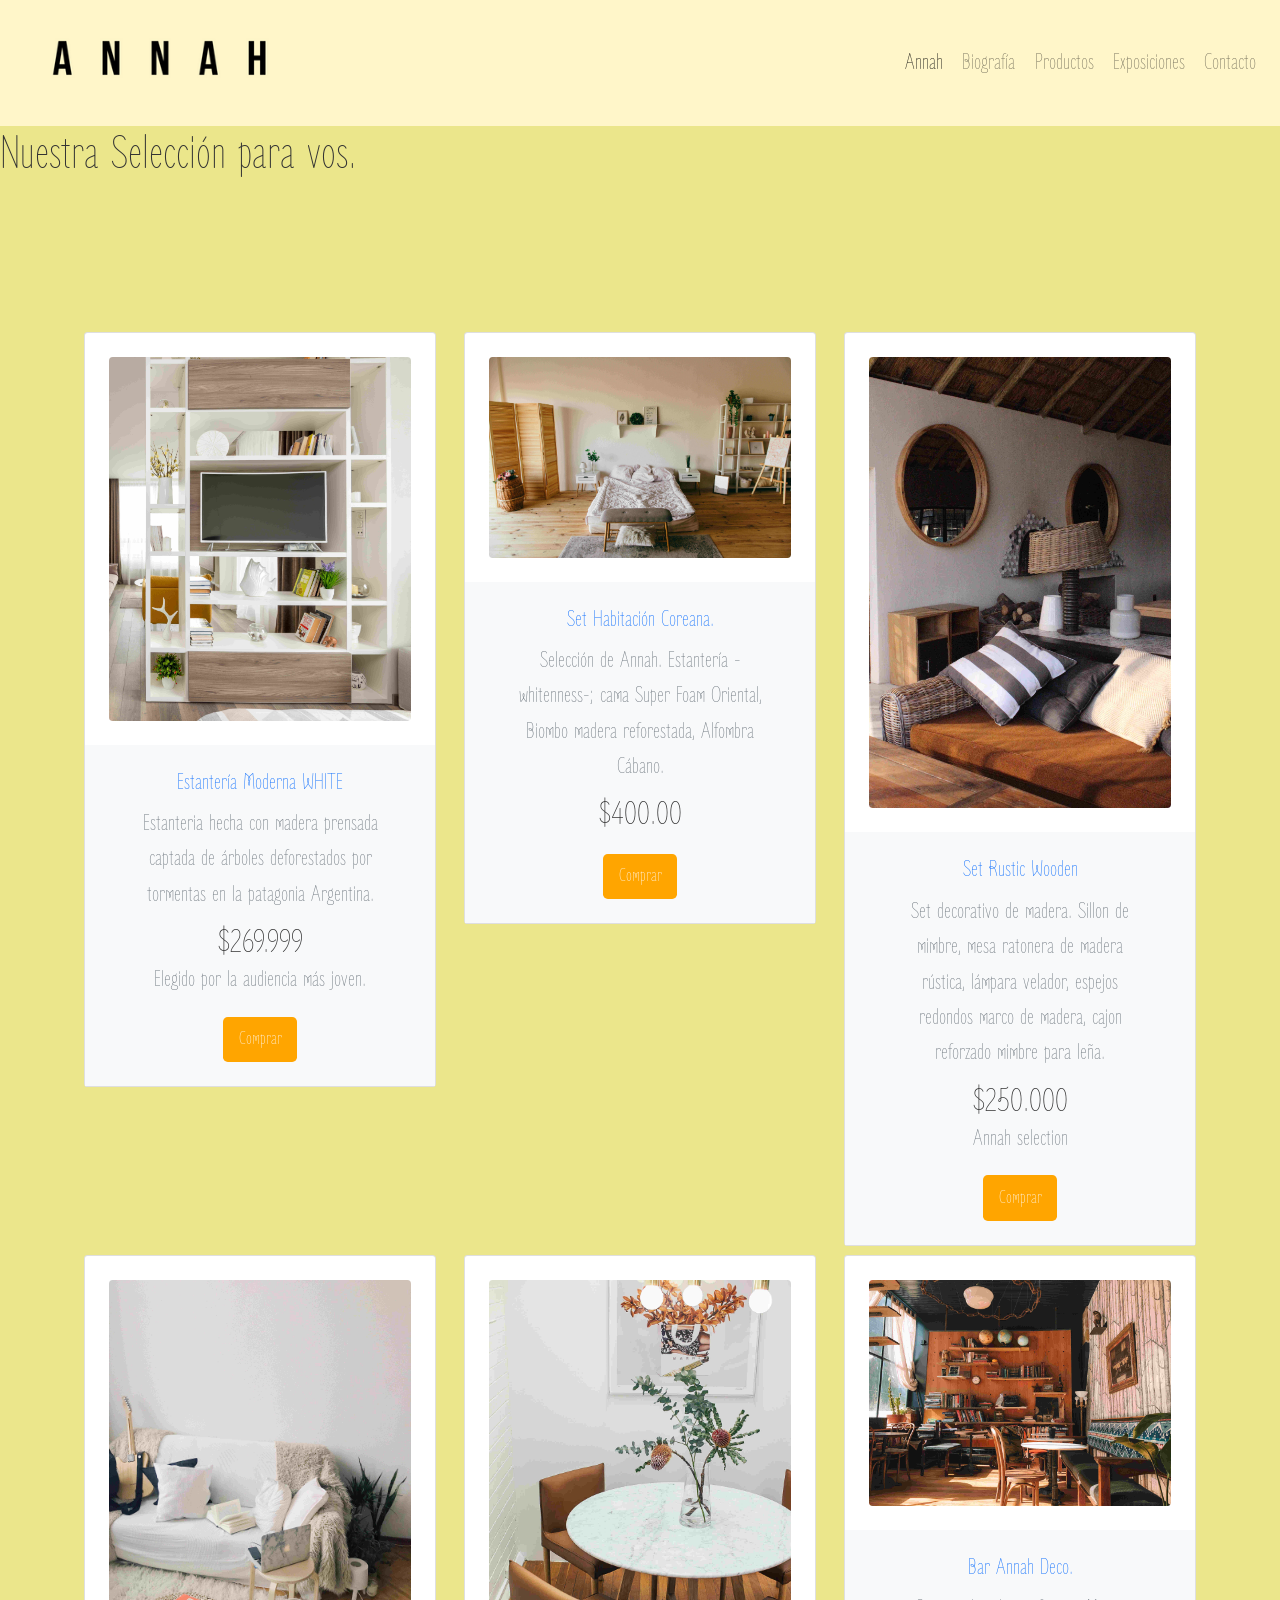
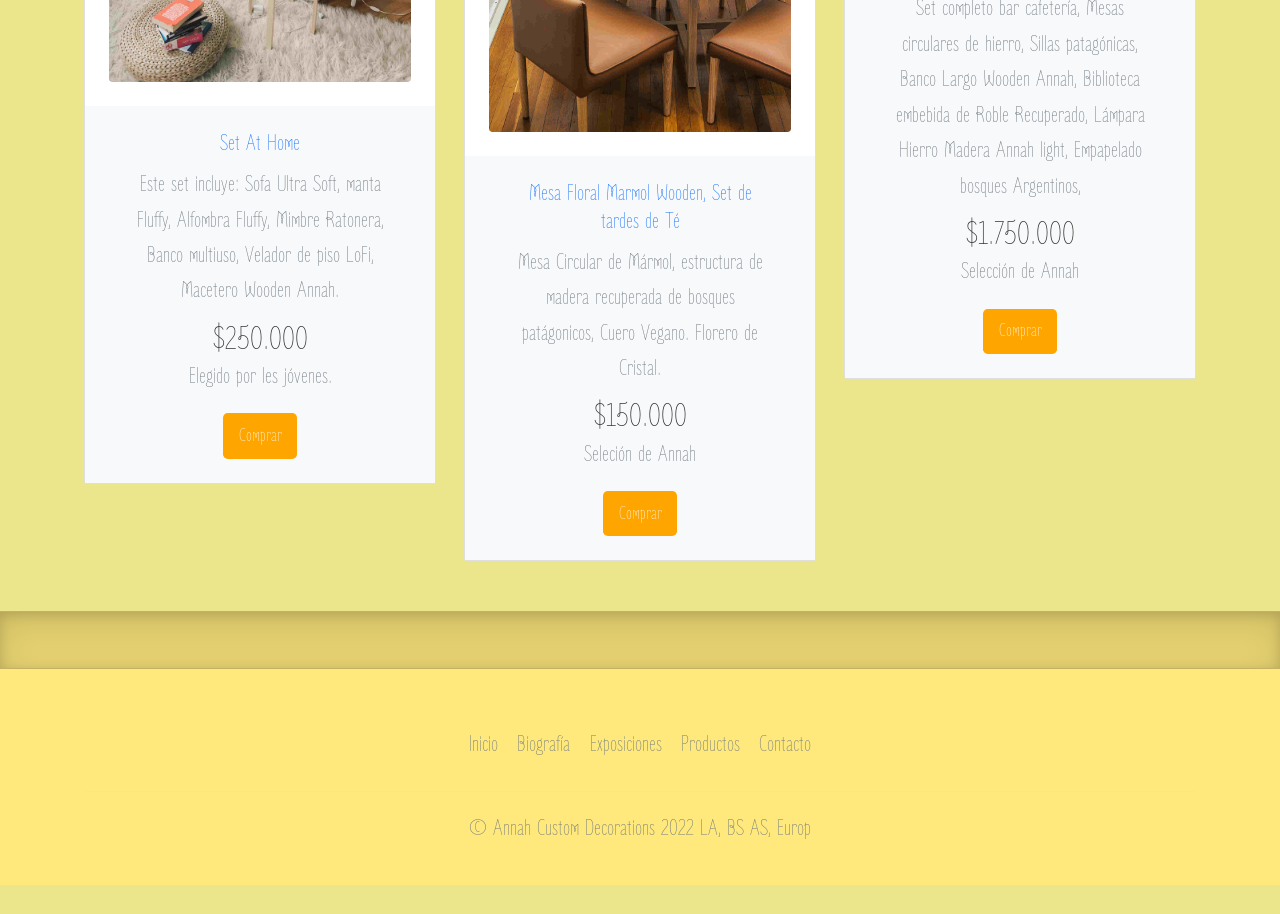
<file: secciones/productos.html>
<html lang="en">
<head>
    <meta charset="UTF-8">
    <meta http-equiv="X-UA-Compatible" content="IE=edge">
    <meta name="keywords" content="Decoracion, Muebles, Hogar, Promo, Annah Strodel, set">
    <meta name="viewport" content="width=device-width, initial-scale=1.0">
    <meta name="description" content="Comprar en Annah Deco es facil y sencillo">
    <link rel="preconnect" href="https://fonts.googleapis.com">
    <link rel="preconnect" href="https://fonts.gstatic.com" crossorigin>
    <link href="https://fonts.googleapis.com/css2?family=Zen+Loop&display=swap" rel="stylesheet"> 
    <link rel="stylesheet" href="/bootstrap-5.1.3-dist/css/bootstrap.css">
    <link rel="stylesheet" href="/estilos.css">
    <link rel="icon" href="/assets/logos y favicon/favicon.ico">
    <title>Productos de marca de Annah Strodel</title>
</head>
<body class="body-productos">
<header>
    <nav class="navbar navbar-expand-lg navbar-light" style="background-color: #fff6c9;">
        <div class="container-fluid">
          <a class="navbar-brand" href="#"><img src="/assets/logos y favicon/ANNAH Color.png" class="img-fluid" alt="Logo de Annah con doble N y H al final"></a>
          <button class="navbar-toggler" type="button" data-bs-toggle="collapse" data-bs-target="#navbarSupportedContent" aria-controls="navbarSupportedContent" aria-expanded="false" aria-label="Toggle navigation">
            <span class="navbar-toggler-icon"></span>
          </button>
          <div class="collapse navbar-collapse" id="navbarSupportedContent">
            <ul class="navbar-nav me-auto mb-2 mb-lg-0">
              <li class="nav-item">
                <a class="nav-link active" aria-current="page" href="/index.html">Annah</a>
              </li>
              <li class="nav-item">
                <a class="nav-link" href="biografia.html">Biografía</a>
              </li>
              <li class="nav-item">
                <a class="nav-link" href="/secciones/productos.html">Productos</a>
              </li>
              <li class="nav-item">
                <a class="nav-link" href="/secciones/exposiciones.html">Exposiciones</a>
              </li>
              <li class="nav-item">
                <a class="nav-link" href="contacto.html">Contacto</a>
              </li>
            </ul>
          </div>
        </div>
      </nav>
</header>
<h1>Nuestra Selección para vos.</h1>
    <h1 class="espacio"></h1>
    <h1 class="espacio"></h1> <h1 class="espacio"></h1>
 <Section></Section>   
 <div class="container d-flex justify-content-center mt-50 mb-50">
    <div class="row">
        <div class="col-md-4 mt-2">
            <div class="card">
                <div class="card-body">
                    <div class="card-img-actions"> <img src="/assets/Galerias/verticales/estanteriaModernaAlta.jpg" class="card-img img-fluid" width="96" height="350" alt="Estanteria con espacio para television, plantas, libros."> </div>
                </div>
                <div class="card-body bg-light text-center">
                    <div class="mb-2">
                        <h6 class="font-weight-semibold mb-2"> <a href="#" class="text-default mb-2" data-abc="true">Estantería Moderna WHITE</a> </h6> <a href="#" class="text-muted" data-abc="true">Estanteria hecha con madera prensada captada de árboles deforestados por tormentas en la patagonia Argentina.</a>
                    </div>
                    <h3 class="mb-0 font-weight-semibold">$269.999</h3>
                    <div> <i class="fa fa-star star"></i> <i class="fa fa-star star"></i> <i class="fa fa-star star"></i> <i class="fa fa-star star"></i> </div>
                    <div class="text-muted mb-3">Elegido por la audiencia más joven.</div> <button type="button" class="btn bg-cart"><i class="fa fa-cart-plus mr-2"></i> Comprar</button>
                </div>
            </div>
        </div>
        <div class="col-md-4 mt-2">
            <div class="card">
                <div class="card-body">
                    <div class="card-img-actions"> <img src="/assets/Galerias/camaCoreana.jpg" class="card-img img-fluid" width="96" height="300" alt="Set Decorativo Cama, mesa de cambiar, estante, biombo"> </div>
                </div>
                <div class="card-body bg-light text-center">
                    <div class="mb-2">
                        <h6 class="font-weight-semibold mb-2"> <a href="#" class="text-default mb-2" data-abc="true">Set Habitación Coreana.</a> </h6> <a href="#" class="text-muted" data-abc="true">Selección de Annah.
                          Estantería -whitenness-; cama Super Foam Oriental, Biombo madera reforestada, Alfombra Cábano.
                        </a>
                    </div>
                    <h3 class="mb-0 font-weight-semibold">$400.00</h3>
                    <div> <i class="fa fa-star star"></i> <i class="fa fa-star star"></i> <i class="fa fa-star star"></i> <i class="fa fa-star star"></i> </div>
                    <div class="text-muted mb-3"></div> <button type="button" class="btn bg-cart"><i class="fa fa-cart-plus mr-2"></i> Comprar</button>
                </div>
            </div>
        </div>
        <div class="col-md-4 mt-2">
            <div class="card">
                <div class="card-body">
                    <div class="card-img-actions"> <img src="/assets/Galerias/verticales/vertical sillon mimbre espejos.jpg" class="card-img img-fluid" width="96" height="350" alt="Set decorativo de madera. Sillon de mimbre, mesa ratonera de madera rústica, lámpara velador, espejos redondos marco de madera, cajon reforzado mimbre para leña."> </div>
                </div>
                <div class="card-body bg-light text-center">
                    <div class="mb-2">
                        <h6 class="font-weight-semibold mb-2"> <a href="#" class="text-default mb-2" data-abc="true">Set Rustic Wooden</a> </h6> <a href="#" class="text-muted" data-abc="true">Set decorativo de madera. Sillon de mimbre, mesa ratonera de madera rústica, lámpara velador, espejos redondos marco de madera, cajon reforzado mimbre para leña.</a>
                    </div>
                    <h3 class="mb-0 font-weight-semibold">$250.000</h3>
                    <div> <i class="fa fa-star star"></i> <i class="fa fa-star star"></i> <i class="fa fa-star star"></i> <i class="fa fa-star star"></i> </div>
                    <div class="text-muted mb-3">Annah selection</div> <button type="button" class="btn bg-cart"><i class="fa fa-cart-plus mr-2"></i>Comprar</button>
                </div>
            </div>
        </div>
        <div class="col-md-4 mt-2">
            <div class="card">
                <div class="card-body">
                    <div class="card-img-actions"> <img src="/assets/Galerias/verticales/vertical sofa ratonera laptop.jpg" class="card-img img-fluid" width="96" height="200 px" alt="Set combo de alfombra blanca esponjosa, ratonera de mimbre, silla multiuso, sofa mullido, velador de piso y accesorios en macetas."> </div>
                </div>
                <div class="card-body bg-light text-center">
                    <div class="mb-2">
                        <h6 class="font-weight-semibold mb-2"> <a href="contacto.html" class="text-default mb-2" data-abc="true">Set At Home</a> </h6> <a href="#" class="text-muted" data-abc="true">Este set incluye: Sofa Ultra Soft, manta Fluffy, Alfombra Fluffy, Mimbre Ratonera, Banco multiuso, Velador de piso LoFi, Macetero Wooden Annah.</a>
                    </div>
                    <h3 class="mb-0 font-weight-semibold">$250.000</h3>
                    <div> <i class="fa fa-star star"></i> <i class="fa fa-star star"></i> <i class="fa fa-star star"></i> <i class="fa fa-star star"></i> </div>
                    <div class="text-muted mb-3">Elegido por les jóvenes.</div> <button type="button" class="btn bg-cart"><i class="fa fa-cart-plus mr-2"></i>Comprar</button>
                </div>
            </div>
        </div>
        <div class="col-md-4 mt-2">
            <div class="card">
                <div class="card-body">
                    <div class="card-img-actions"> <img src="/assets/Galerias/verticales/mesaDeTeFlores.jpg" class="card-img img-fluid" width="96" height="350" alt="Mesa circular de marmol, patas de madera patagónica, sillas de cuero vegano."> </div>
                </div>
                <div class="card-body bg-light text-center">
                    <div class="mb-2">
                        <h6 class="font-weight-semibold mb-2"> <a href="#" class="text-default mb-2" data-abc="true">Mesa Floral Marmol Wooden, Set de tardes de Té</a> </h6> <a href="#" class="text-muted" data-abc="true">Mesa Circular de Mármol, estructura de madera recuperada de bosques patágonicos, Cuero Vegano. Florero de Cristal.</a>
                    </div>
                    <h3 class="mb-0 font-weight-semibold">$150.000</h3>
                    <div> <i class="fa fa-star star"></i> <i class="fa fa-star star"></i> <i class="fa fa-star star"></i> <i class="fa fa-star star"></i> </div>
                    <div class="text-muted mb-3">Seleción de Annah</div> <button type="button" class="btn bg-cart"><i class="fa fa-cart-plus mr-2"></i>Comprar</button>
                </div>
            </div>
        </div>
        <div class="col-md-4 mt-2">
            <div class="card">
                <div class="card-body">
                    <div class="card-img-actions"> <img src="/assets/Galerias/living bar full deco.jpg" class="card-img img-fluid" width="96" height="350" alt="Bar decorado con sillas de madera y almohadones, mesas circulares, biblioteca embebida."> </div>
                </div>
                <div class="card-body bg-light text-center">
                    <div class="mb-2">
                        <h6 class="font-weight-semibold mb-2"> <a href="#" class="text-default mb-2" data-abc="true">Bar Annah Deco.</a> </h6> <a href="#" class="text-muted" data-abc="true">Set completo bar cafetería, Mesas circulares de hierro, Sillas patagónicas, Banco Largo Wooden Annah, Biblioteca embebida de Roble Recuperado, Lámpara Hierro Madera Annah light, Empapelado bosques Argentinos,</a>
                    </div>
                    <h3 class="mb-0 font-weight-semibold">$1.750.000</h3>
                    <div> <i class="fa fa-star star"></i> <i class="fa fa-star star"></i> <i class="fa fa-star star"></i> <i class="fa fa-star star"></i> </div>
                    <div class="text-muted mb-3">Selección de Annah</div> <button type="button" class="btn bg-cart"><i class="fa fa-cart-plus mr-2"></i>Comprar</button>
                </div>
            </div>
        </div>
    </div>
</div>
<div id="footer-estilo">
    <div class="b-example-divider"></div>
    
    <div id="footer-color" class="container" >
      <footer class="py-3 my-4">
        <ul class="nav justify-content-center border-bottom pb-3 mb-3 ">
          <li class="nav-item"><a href="/index.html" class="nav-link px-2 text-muted">Inicio</a></li>
          <li class="nav-item"><a href="/secciones/biografia.html" class="nav-link px-2 text-muted">Biografía</a></li>
          <li class="nav-item"><a href="exposiciones.html" class="nav-link px-2 text-muted">Exposiciones</a></li>
          <li class="nav-item"><a href="productos.html" class="nav-link px-2 text-muted">Productos</a></li>
          <li class="nav-item"><a href="contacto.html" class="nav-link px-2 text-muted">Contacto</a></li>
        </ul>
        <p class="text-center text-muted">&copy; Annah Custom Decorations 2022 LA, BS AS, Europ </p>
      </footer>
    </div>
<script src="/bootstrap-5.1.3-dist/js/bootstrap.js"></script>
</body>
</html>
</file>
<file: estilos.css>
*{
    font-family: 'Zen Loop', cursive;
    font-size: 1.2rem;
}
/*Fin fuente estilo*/
.navbar  navbar-light bg-light {
    background-color: #fff6c9;
}

.navbar-expand-lg{
    background-color: #fff6c9;
}
.nav-link {
    font: black;
    text-decoration-color: #333;
}
navbar-light bg-light {
    background-color: #fff6c9;
}
.b-example-divider {
    height: 3rem;
    background-color: rgba(0, 0, 0, .1);
    border: solid rgba(0, 0, 0, .15);
    border-width: 1px 0;
    box-shadow: inset 0 .5em 1.5em rgba(0, 0, 0, .1), inset 0 .125em .5em rgba(0, 0, 0, .15);
  }
.bi {
    vertical-align: -.125em;
    fill: currentColor;
  }
  .titulo{
    text-align: center;
}
#footer-estilo{
    background-color: #ffe97d;  
  }
  .espacio{
      height: 20px;
  }
.body-productos {
    margin: 0;
    font-family: Roboto, -apple-system, BlinkMacSystemFont, "Segoe UI", Roboto, "Helvetica Neue", Arial, sans-serif, "Apple Color Emoji", "Segoe UI Emoji", "Segoe UI Symbol", "Noto Color Emoji";
    font-size: .8125rem;
    font-weight: 400;
    line-height: 1.5385;
    color: #333;
    text-align: left;
    background-color: #ebe68b
}
.mt-50 {
    margin-top: 50px
}
.mb-50 {
    margin-bottom: 50px
}
.card {
    position: relative;
    display: -ms-flexbox;
    display: flex;
    -ms-flex-direction: column;
    flex-direction: column;
    min-width: 0;
    word-wrap: break-word;
    background-color: #fff;
    background-clip: border-box;
    border: 1px solid rgba(0, 0, 0, .125);
    border-radius: .1875rem
}
.card-img-actions {
    position: relative
}
.card-body {
    -ms-flex: 1 1 auto;
    flex: 1 1 auto;
    padding: 1.25rem;
    text-align: center
}
.card-img {
    width: 350px
}
.star {
    color: red
}
.bg-cart {
    background-color: orange;
    color: #fff
}
.bg-cart:hover {
    color: #fff
}
.bg-buy {
    background-color: green;
    color: #fff;
    padding-right: 29px
}
.bg-buy:hover {
    color: #fff
}
a {
    text-decoration: none !important
}
h4{
    padding-left: 30%;
}
.iframes{
    justify-content: center;
}
iframe{
    border: rgb(210, 176, 5);
    border-radius: 10px;
}
#annah_bio {
    border: #ffe97d;
    border-radius: 10px;
    background-color: #ffe97d;
}
.b-example-divider {
    height: 3rem;
    background-color: rgba(0, 0, 0, .1);
    border: solid rgba(0, 0, 0, .15);
    border-width: 1px 0;
    box-shadow: inset 0 .5em 1.5em rgba(0, 0, 0, .1), inset 0 .125em .5em rgba(0, 0, 0, .15);
    background-color: bisque);
  }
  .bi {
    vertical-align: -.125em;
    fill: currentColor;
  }
</file>
<file: alt_estilo.css/bio_estilo.css>
.b-example-divider {

    height: 3rem;
    background-color: rgba(0, 0, 0, .1);
    border: solid rgba(0, 0, 0, .15);
    border-width: 1px 0;
    box-shadow: inset 0 .5em 1.5em rgba(0, 0, 0, .1), inset 0 .125em .5em rgba(0, 0, 0, .15);
    background-color:#ffe97d;
  }
  
  .bi {
    vertical-align: -.125em;
    fill: currentColor;
  }
  #footer-color{
      background-color: #ffe97d;
  }

  .navbar  navbar-light bg-light {
    background-color: #ffe97d;
}

.navbar-expand-lg{
    background-color: #ffe97d;
}
.nav-link {
    font: black;
    text-decoration-color: #333;
}
#footer_color{
    background-color: #ffe97d!important;
}
</file>
<file: estilos con Sass/css_llegada/llegadacss.css>
img {
  padding-left: 0px;
  padding-right: 0px;
  border-radius: 0px;
}

.header-praga {
  display: grid;
  grid-template-columns: 1fr;
  grid-template-rows: 1fr;
  gap: 0px 0px;
  grid-template-areas: ".";
  grid-area: Header;
}

.menu {
  width: 900px;
  margin: 0 auto;
}
.menu nav {
  float: right;
}
.menu nav ul {
  box-sizing: border-box;
}
.menu nav ul li {
  list-style: none;
  margin-left: 75px;
  padding: 30px 0;
  float: left;
  position: relative;
}
.menu nav ul li a {
  text-decoration: none;
  color: rgb(208, 167, 1);
  font-weight: bold;
}

body {
  font-family: "calibri";
}
body header {
  background: #e6ce58;
  width: 100%;
  clear: both;
  content: "";
  display: table;
}
body header img {
  width: 180px;
  height: 100px;
  float: left;
  padding: 8px;
}

div {
  margin: 10px 10px 10px 10px;
}
div .galeria-praga {
  background-color: rgb(249, 249, 156);
}
div .galeria-praga .galeria {
  height: calc(400px + 4em);
  width: 260px;
  margin: 1em auto;
  position: relative;
}
div .galeria-praga .galeria .img-gal {
  position: absolute;
  top: 0;
  left: 0;
  opacity: 0;
  transition: opacity 3s;
}

.tarjeta1 {
  grid-area: tarjeta2;
}
.tarjeta1 .card {
  display: inline-block;
  justify-items: center;
  box-shadow: 0 4px 8px 0 rgb(255, 195, 110);
  transition: 0.3s;
  border-radius: 5px;
  color: rgb(245, 140, 4);
  background-color: rgb(255, 195, 110);
}
.tarjeta1 .card .container-card {
  padding: 2px 16px;
}
.tarjeta1 .card .container-card img {
  border-radius: 5px 5px 0 0;
}

.tarjeta2 {
  grid-area: tarjeta2;
}
.tarjeta2 .card {
  display: inline-block;
  justify-items: center;
  box-shadow: 0 4px 8px 0 rgb(255, 195, 110);
  transition: 0.3s;
  border-radius: 5px;
  color: rgb(245, 140, 4);
  background-color: rgb(255, 195, 110);
}
.tarjeta2 .card .container-card {
  padding: 2px 16px;
}
.tarjeta2 .card .container-card img {
  border-radius: 5px 5px 0 0;
}

* {
  font-family: "Zen Loop", cursive;
}

/*# sourceMappingURL=llegadacss.css.map */
</file>
